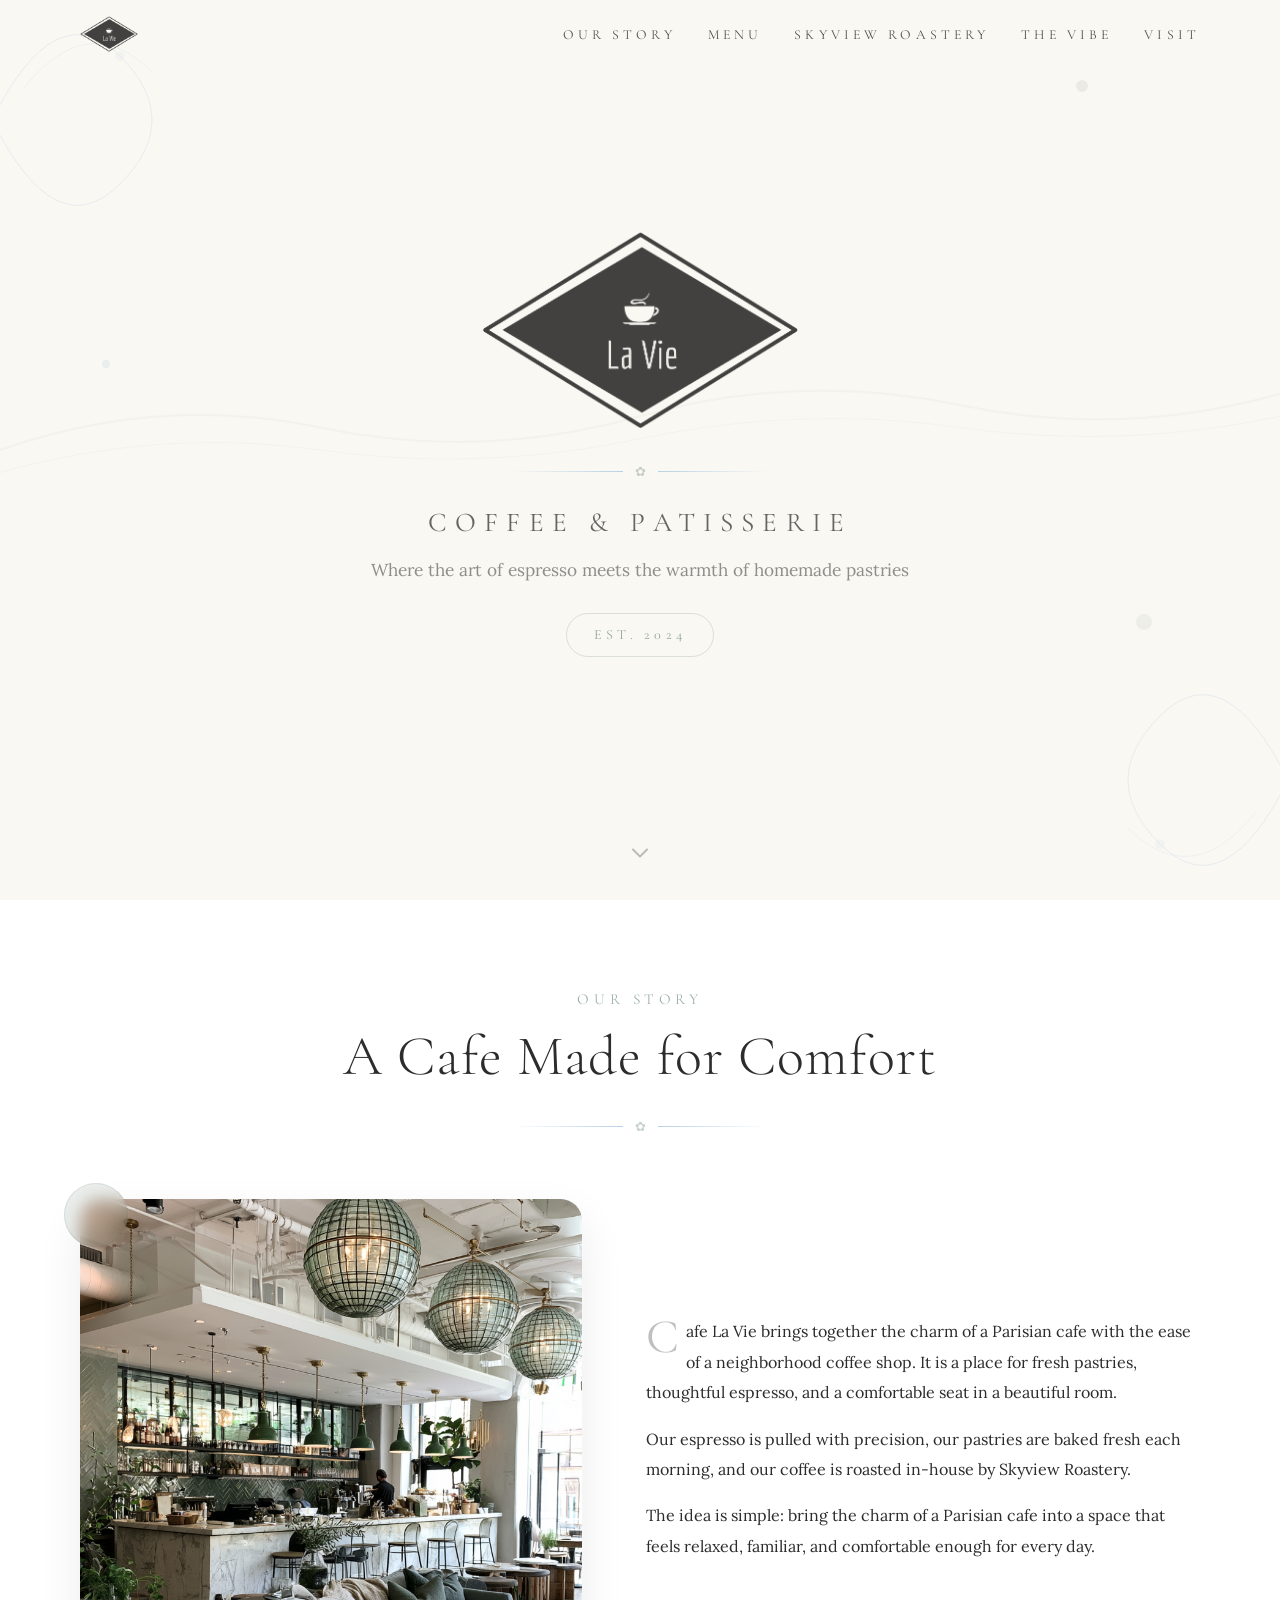
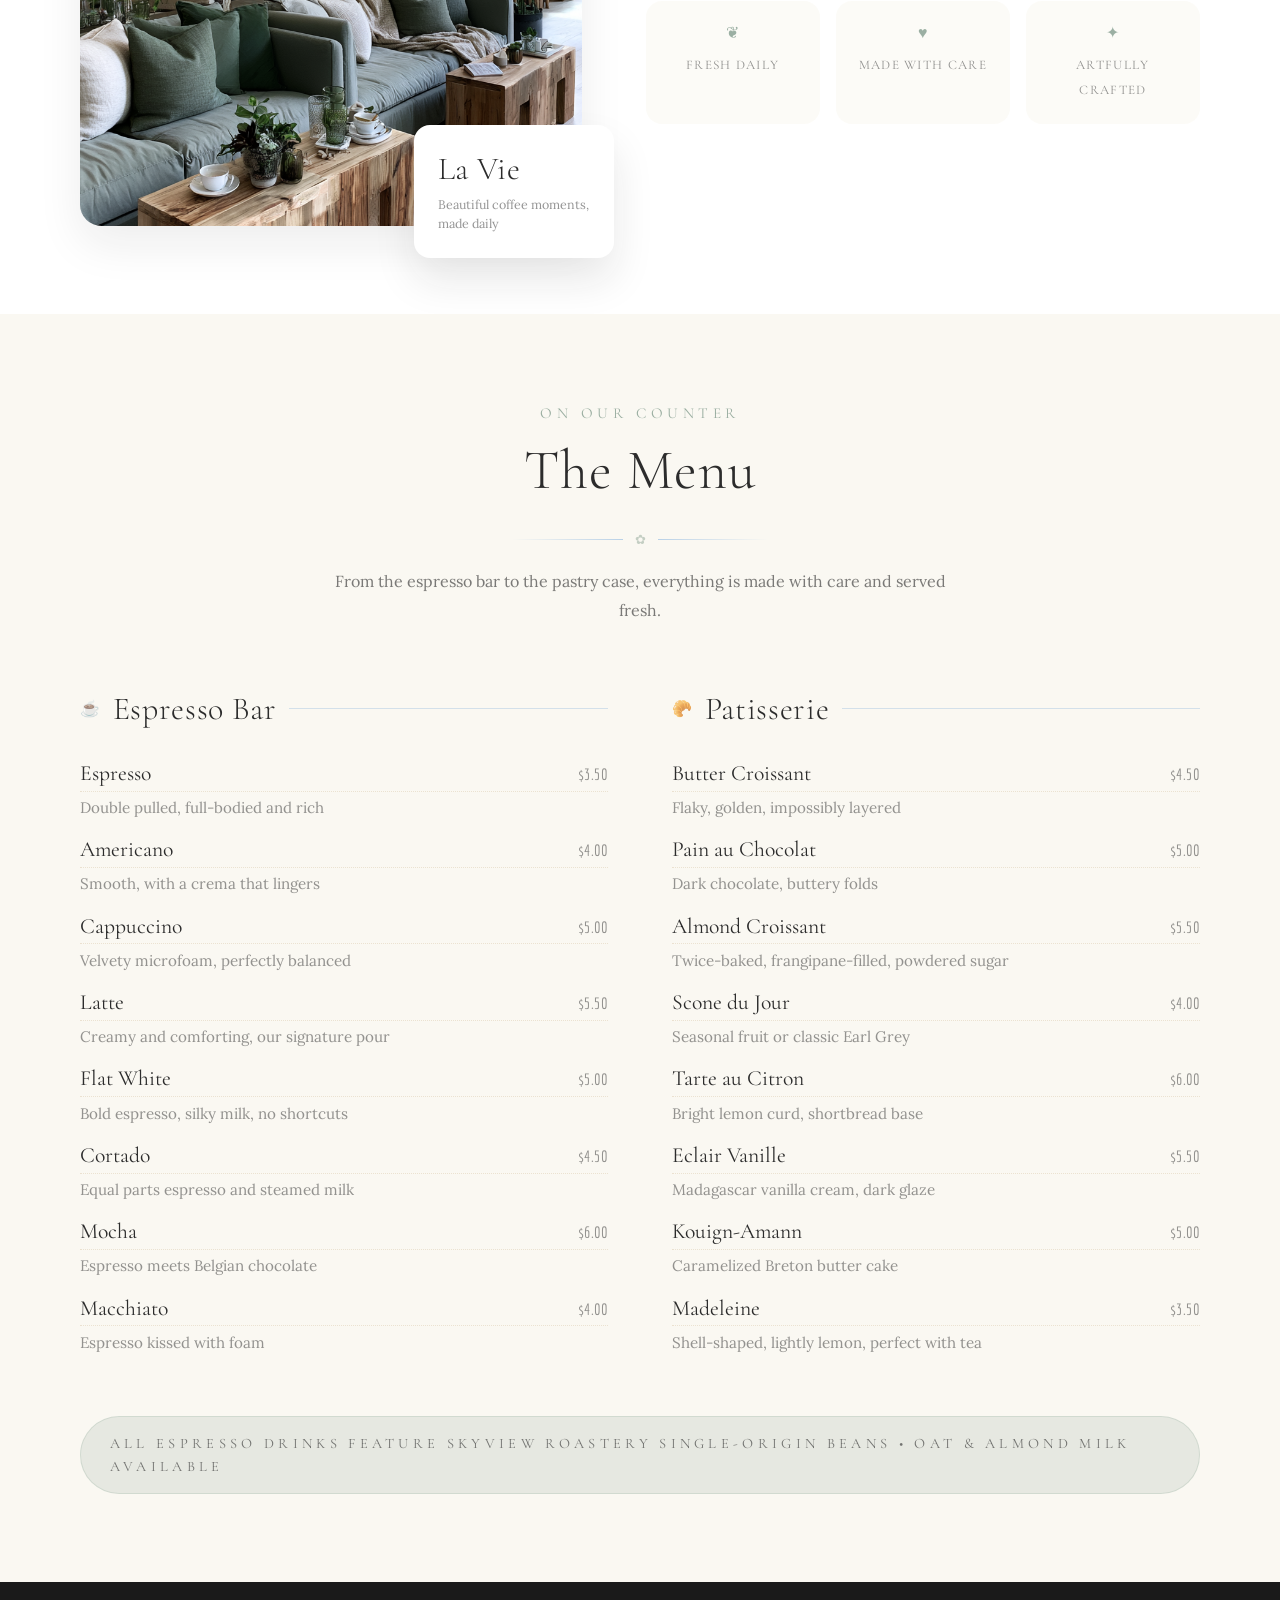
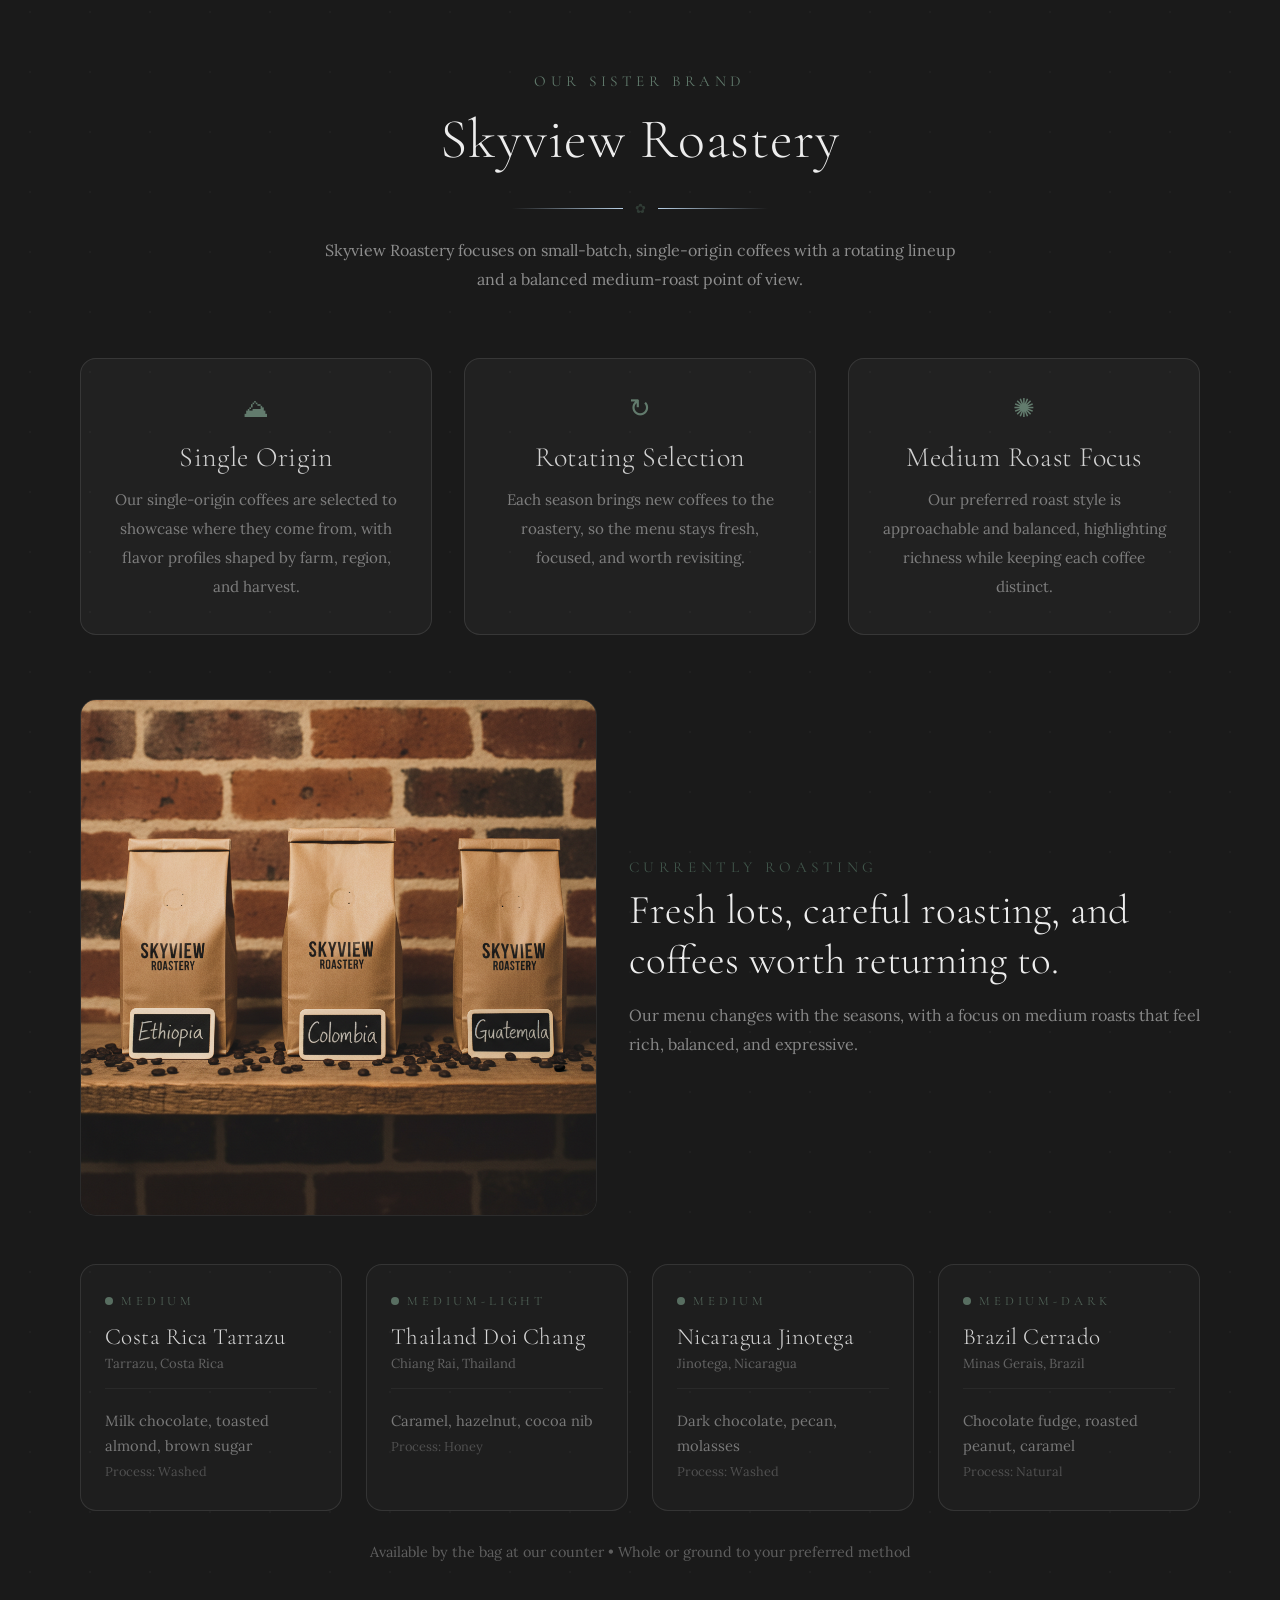
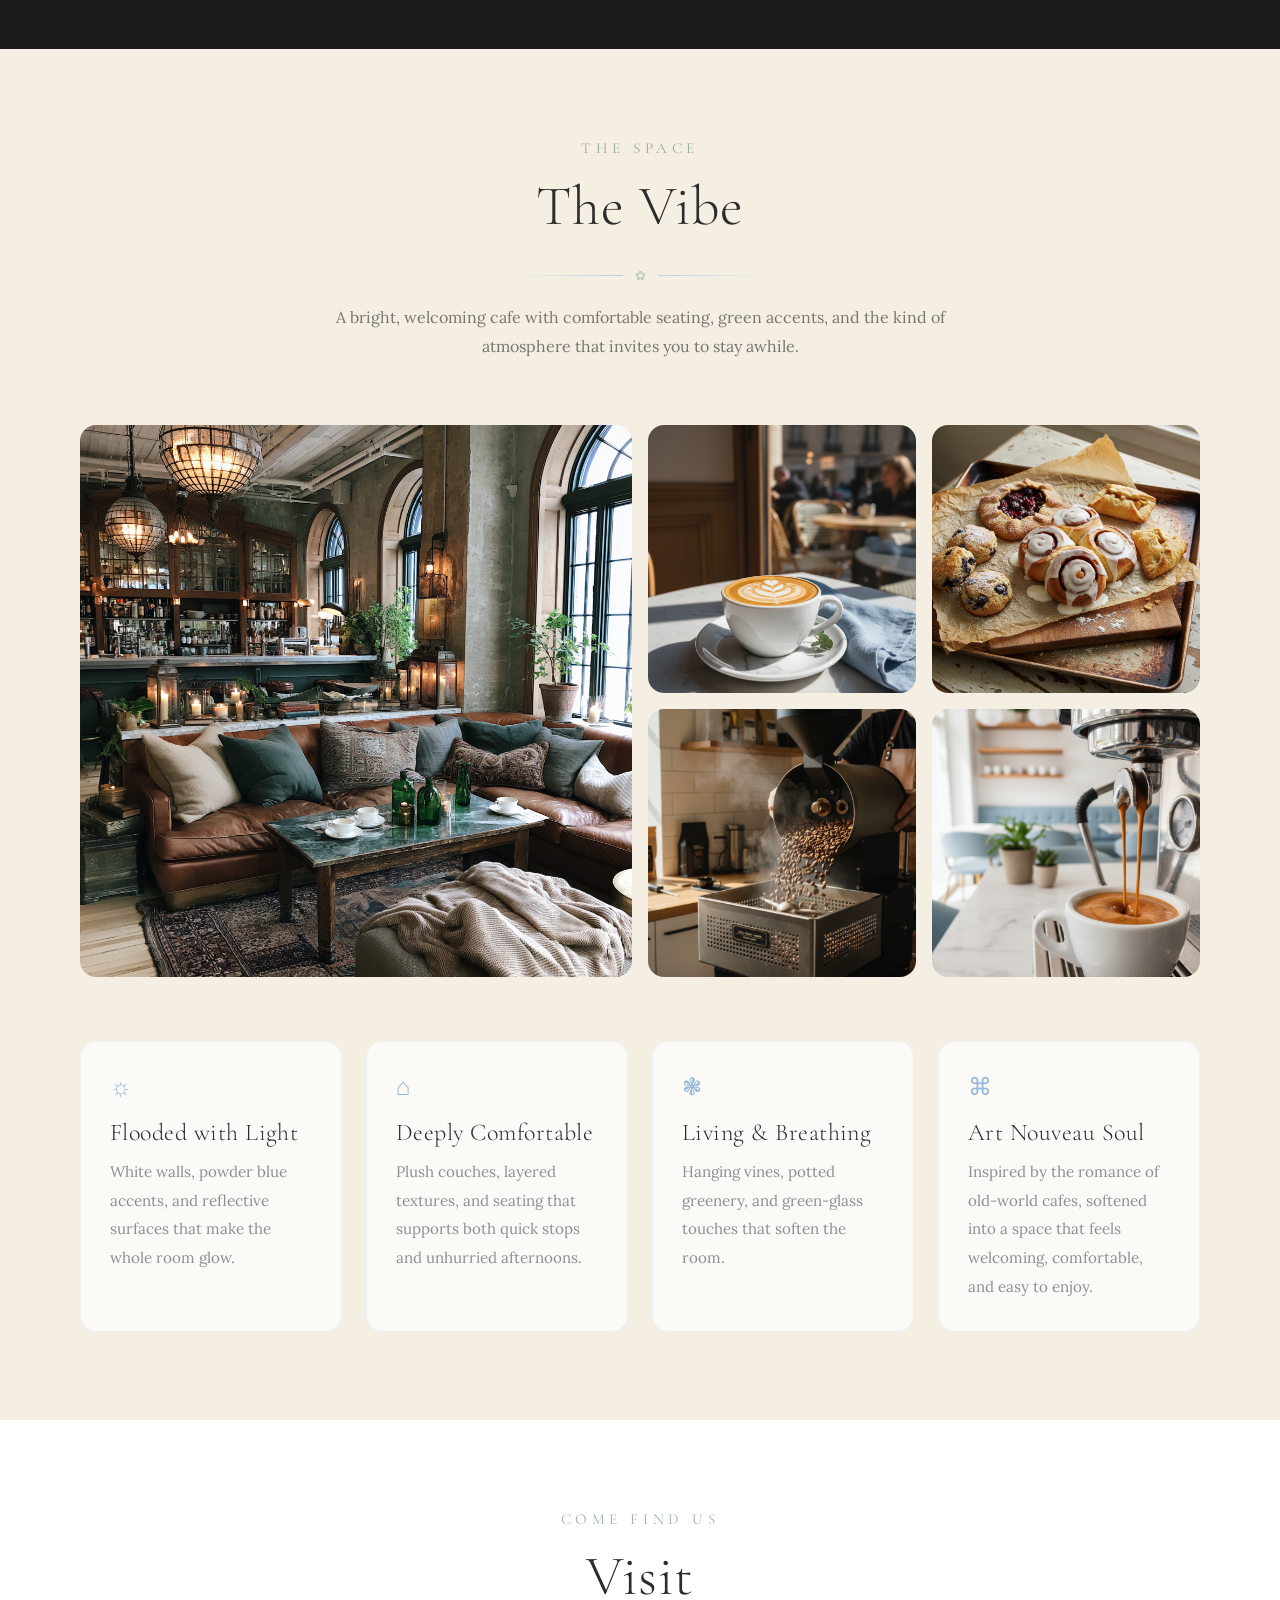
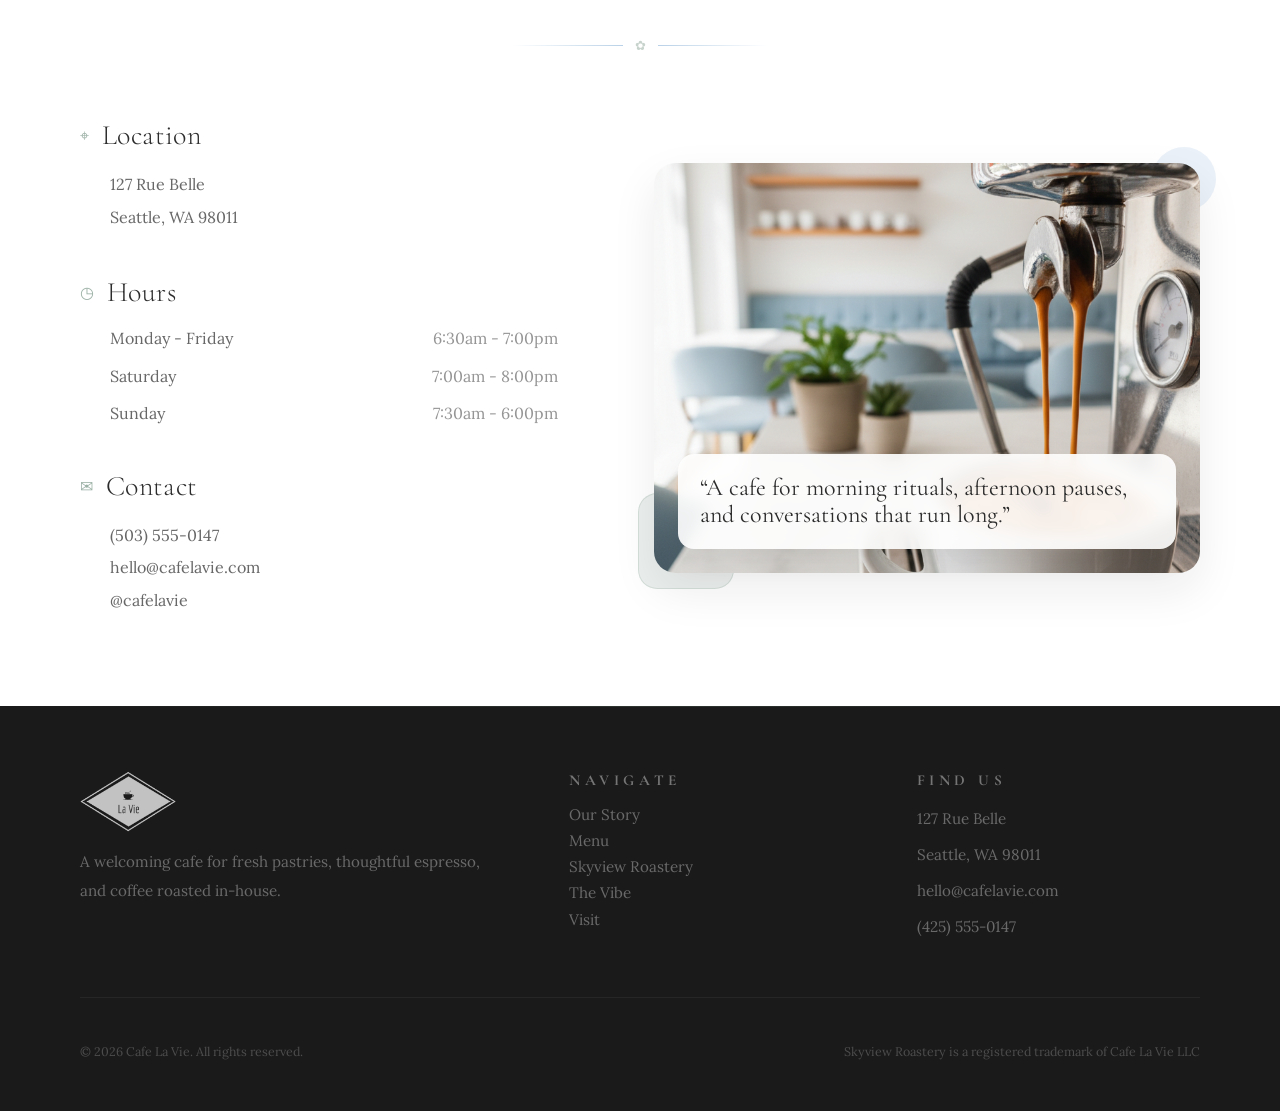
<file: docs/index.html>
<!DOCTYPE html>
<html lang="en">
  <head>
    <meta charset="UTF-8" />
    <meta name="viewport" content="width=device-width, initial-scale=1.0" />
    <title>Cafe La Vie</title>
    <meta
      name="description"
      content="Cafe La Vie is a bright Parisian coffee and patisserie concept with house-made pastries and Skyview Roastery single-origin coffee."
    />
    <link rel="preconnect" href="https://fonts.googleapis.com" />
    <link rel="preconnect" href="https://fonts.gstatic.com" crossorigin />
    <link
      href="https://fonts.googleapis.com/css2?family=Economica:wght@400;700&family=Cormorant+Garamond:wght@300;400;500;600&family=Lora:wght@400;500&display=swap"
      rel="stylesheet"
    />
    <link rel="stylesheet" href="./styles.css" />
  </head>
  <body>
    <nav class="site-nav" id="site-nav">
      <div class="container nav-inner">
        <a href="#top" class="nav-brand" aria-label="Cafe La Vie home">
          <img class="logo logo-nav" src="./images/lavie-logo.png" alt="Cafe La Vie logo" />
        </a>

        <button class="nav-toggle" id="nav-toggle" type="button" aria-expanded="false" aria-controls="nav-links">
          <span></span>
          <span></span>
          <span></span>
        </button>

        <div class="nav-links" id="nav-links">
          <a href="#about">Our Story</a>
          <a href="#menu">Menu</a>
          <a href="#roastery">Skyview Roastery</a>
          <a href="#atmosphere">The Vibe</a>
          <a href="#visit">Visit</a>
        </div>
      </div>
    </nav>

    <main id="top">
      <section class="hero">
        <div class="hero-ornaments" aria-hidden="true">
          <svg class="ornament ornament-left" viewBox="0 0 200 200">
            <path d="M20,100 Q60,20 100,60 Q140,100 100,140 Q60,180 20,100" fill="none" stroke="currentColor" stroke-width="0.5" />
            <path d="M40,80 Q80,30 120,70" fill="none" stroke="currentColor" stroke-width="0.3" />
            <circle cx="100" cy="60" r="3" fill="currentColor" opacity="0.3" />
          </svg>
          <svg class="ornament ornament-right" viewBox="0 0 200 200">
            <path d="M180,100 Q140,180 100,140 Q60,100 100,60 Q140,20 180,100" fill="none" stroke="currentColor" stroke-width="0.5" />
            <path d="M160,120 Q120,170 80,130" fill="none" stroke="currentColor" stroke-width="0.3" />
            <circle cx="100" cy="140" r="3" fill="currentColor" opacity="0.3" />
          </svg>
          <svg class="ornament-wave" viewBox="0 0 800 400" preserveAspectRatio="none">
            <path d="M0,200 Q100,150 200,180 Q300,210 400,170 Q500,130 600,160 Q700,190 800,150" fill="none" stroke="currentColor" stroke-width="2" />
            <path d="M0,220 Q100,180 200,200 Q300,220 400,190 Q500,160 600,180 Q700,200 800,170" fill="none" stroke="currentColor" stroke-width="1" />
          </svg>
          <span class="float-dot dot-1"></span>
          <span class="float-dot dot-2"></span>
          <span class="float-dot dot-3"></span>
        </div>

        <div class="container hero-inner reveal">
          <img class="logo logo-hero" src="./images/lavie-logo.png" alt="Cafe La Vie logo" />

          <div class="divider"><span>&#10047;</span></div>
          <p class="hero-kicker">Coffee &amp; Patisserie</p>
          <p class="hero-subtitle">
            Where the art of espresso meets the warmth of homemade pastries
          </p>
          <p class="hero-pill">Est. 2024</p>
        </div>

        <a class="hero-scroll" href="#about" aria-label="Scroll to our story">
          <svg viewBox="0 0 24 24" aria-hidden="true">
            <path d="M6 9l6 6 6-6" fill="none" stroke="currentColor" stroke-width="1.7" stroke-linecap="round" stroke-linejoin="round" />
          </svg>
        </a>
      </section>

      <section class="section section-white" id="about">
        <div class="container">
          <div class="section-head reveal">
            <span class="section-label">Our Story</span>
            <h2>A Cafe Made for Comfort</h2>
            <div class="divider"><span>&#10047;</span></div>
          </div>

          <div class="about-grid">
            <div class="about-media reveal">
              <div class="image-frame portrait">
                <img src="./images/cafe-interior.png" alt="Cafe La Vie interior" />
              </div>
              <div class="about-note">
                <p class="note-title">La Vie</p>
                <p class="note-copy">Beautiful coffee moments, made daily</p>
              </div>
              <span class="shape-circle"></span>
            </div>

            <div class="about-copy reveal">
              <p class="dropcap-copy">
                Cafe La Vie brings together the charm of a Parisian cafe with the ease of a
                neighborhood coffee shop. It is a place for fresh pastries, thoughtful espresso,
                and a comfortable seat in a beautiful room.
              </p>
              <p>
                Our espresso is pulled with precision, our pastries are baked fresh each morning,
                and our coffee is roasted in-house by Skyview Roastery.
              </p>
              <p>
                The idea is simple: bring the charm of a Parisian cafe into a space that feels
                relaxed, familiar, and comfortable enough for every day.
              </p>

              <div class="feature-cards">
                <article class="feature-card">
                  <div class="feature-icon">❦</div>
                  <p>Fresh Daily</p>
                </article>
                <article class="feature-card">
                  <div class="feature-icon">♥</div>
                  <p>Made with Care</p>
                </article>
                <article class="feature-card">
                  <div class="feature-icon">✦</div>
                  <p>Artfully Crafted</p>
                </article>
              </div>
            </div>
          </div>
        </div>
      </section>

      <section class="section section-cream" id="menu">
        <div class="container">
          <div class="section-head reveal">
            <span class="section-label">On Our Counter</span>
            <h2>The Menu</h2>
            <div class="divider"><span>&#10047;</span></div>
            <p class="section-copy">
              From the espresso bar to the pastry case, everything is made with care and served
              fresh.
            </p>
          </div>

          <div class="menu-grid">
            <article class="menu-column reveal">
              <div class="menu-title">
                <span class="menu-icon">☕</span>
                <h3>Espresso Bar</h3>
                <span class="menu-line"></span>
              </div>
              <div class="menu-list">
                <div class="menu-item">
                  <div class="menu-row"><h4>Espresso</h4><span>$3.50</span></div>
                  <div class="menu-rule"></div>
                  <p>Double pulled, full-bodied and rich</p>
                </div>
                <div class="menu-item">
                  <div class="menu-row"><h4>Americano</h4><span>$4.00</span></div>
                  <div class="menu-rule"></div>
                  <p>Smooth, with a crema that lingers</p>
                </div>
                <div class="menu-item">
                  <div class="menu-row"><h4>Cappuccino</h4><span>$5.00</span></div>
                  <div class="menu-rule"></div>
                  <p>Velvety microfoam, perfectly balanced</p>
                </div>
                <div class="menu-item">
                  <div class="menu-row"><h4>Latte</h4><span>$5.50</span></div>
                  <div class="menu-rule"></div>
                  <p>Creamy and comforting, our signature pour</p>
                </div>
                <div class="menu-item">
                  <div class="menu-row"><h4>Flat White</h4><span>$5.00</span></div>
                  <div class="menu-rule"></div>
                  <p>Bold espresso, silky milk, no shortcuts</p>
                </div>
                <div class="menu-item">
                  <div class="menu-row"><h4>Cortado</h4><span>$4.50</span></div>
                  <div class="menu-rule"></div>
                  <p>Equal parts espresso and steamed milk</p>
                </div>
                <div class="menu-item">
                  <div class="menu-row"><h4>Mocha</h4><span>$6.00</span></div>
                  <div class="menu-rule"></div>
                  <p>Espresso meets Belgian chocolate</p>
                </div>
                <div class="menu-item">
                  <div class="menu-row"><h4>Macchiato</h4><span>$4.00</span></div>
                  <div class="menu-rule"></div>
                  <p>Espresso kissed with foam</p>
                </div>
              </div>
            </article>

            <article class="menu-column reveal">
              <div class="menu-title">
                <span class="menu-icon">🥐</span>
                <h3>Patisserie</h3>
                <span class="menu-line"></span>
              </div>
              <div class="menu-list">
                <div class="menu-item">
                  <div class="menu-row"><h4>Butter Croissant</h4><span>$4.50</span></div>
                  <div class="menu-rule"></div>
                  <p>Flaky, golden, impossibly layered</p>
                </div>
                <div class="menu-item">
                  <div class="menu-row"><h4>Pain au Chocolat</h4><span>$5.00</span></div>
                  <div class="menu-rule"></div>
                  <p>Dark chocolate, buttery folds</p>
                </div>
                <div class="menu-item">
                  <div class="menu-row"><h4>Almond Croissant</h4><span>$5.50</span></div>
                  <div class="menu-rule"></div>
                  <p>Twice-baked, frangipane-filled, powdered sugar</p>
                </div>
                <div class="menu-item">
                  <div class="menu-row"><h4>Scone du Jour</h4><span>$4.00</span></div>
                  <div class="menu-rule"></div>
                  <p>Seasonal fruit or classic Earl Grey</p>
                </div>
                <div class="menu-item">
                  <div class="menu-row"><h4>Tarte au Citron</h4><span>$6.00</span></div>
                  <div class="menu-rule"></div>
                  <p>Bright lemon curd, shortbread base</p>
                </div>
                <div class="menu-item">
                  <div class="menu-row"><h4>Eclair Vanille</h4><span>$5.50</span></div>
                  <div class="menu-rule"></div>
                  <p>Madagascar vanilla cream, dark glaze</p>
                </div>
                <div class="menu-item">
                  <div class="menu-row"><h4>Kouign-Amann</h4><span>$5.00</span></div>
                  <div class="menu-rule"></div>
                  <p>Caramelized Breton butter cake</p>
                </div>
                <div class="menu-item">
                  <div class="menu-row"><h4>Madeleine</h4><span>$3.50</span></div>
                  <div class="menu-rule"></div>
                  <p>Shell-shaped, lightly lemon, perfect with tea</p>
                </div>
              </div>
            </article>
          </div>

          <div class="menu-pill reveal">
            All espresso drinks feature Skyview Roastery single-origin beans • Oat &amp; almond milk
            available
          </div>
        </div>
      </section>

      <section class="section section-dark" id="roastery">
        <div class="dark-pattern" aria-hidden="true"></div>
        <div class="container">
          <div class="section-head section-head-light reveal">
            <span class="section-label">Our Sister Brand</span>
            <h2>Skyview Roastery</h2>
            <div class="divider"><span>&#10047;</span></div>
            <p class="section-copy">
              Skyview Roastery focuses on small-batch, single-origin coffees with a rotating lineup
              and a balanced medium-roast point of view.
            </p>
          </div>

          <div class="roastery-features">
            <article class="roastery-feature reveal">
              <div class="roastery-icon">⛰</div>
              <h3>Single Origin</h3>
              <p>
                Our single-origin coffees are selected to showcase where they come from, with flavor
                profiles shaped by farm, region, and harvest.
              </p>
            </article>
            <article class="roastery-feature reveal">
              <div class="roastery-icon">↻</div>
              <h3>Rotating Selection</h3>
              <p>
                Each season brings new coffees to the roastery, so the menu stays fresh, focused,
                and worth revisiting.
              </p>
            </article>
            <article class="roastery-feature reveal">
              <div class="roastery-icon">✺</div>
              <h3>Medium Roast Focus</h3>
              <p>
                Our preferred roast style is approachable and balanced, highlighting richness while
                keeping each coffee distinct.
              </p>
            </article>
          </div>

          <div class="roastery-banner reveal">
            <div class="roastery-photo">
              <img src="./images/f10a4ea1f_generated_image.png" alt="Skyview Roastery coffee roasting" />
            </div>
            <div class="roastery-banner-copy">
              <span class="section-label">Currently Roasting</span>
              <h3>Fresh lots, careful roasting, and coffees worth returning to.</h3>
              <p>
                Our menu changes with the seasons, with a focus on medium roasts that feel rich,
                balanced, and expressive.
              </p>
            </div>
          </div>

          <div class="bean-grid">
            <article class="bean-card reveal">
              <span class="bean-tag">Medium</span>
              <h3>Costa Rica Tarrazu</h3>
              <p class="bean-origin">Tarrazu, Costa Rica</p>
              <div class="bean-meta">
                <p>Milk chocolate, toasted almond, brown sugar</p>
                <p>Process: Washed</p>
              </div>
            </article>
            <article class="bean-card reveal">
              <span class="bean-tag">Medium-Light</span>
              <h3>Thailand Doi Chang</h3>
              <p class="bean-origin">Chiang Rai, Thailand</p>
              <div class="bean-meta">
                <p>Caramel, hazelnut, cocoa nib</p>
                <p>Process: Honey</p>
              </div>
            </article>
            <article class="bean-card reveal">
              <span class="bean-tag">Medium</span>
              <h3>Nicaragua Jinotega</h3>
              <p class="bean-origin">Jinotega, Nicaragua</p>
              <div class="bean-meta">
                <p>Dark chocolate, pecan, molasses</p>
                <p>Process: Washed</p>
              </div>
            </article>
            <article class="bean-card reveal">
              <span class="bean-tag">Medium-Dark</span>
              <h3>Brazil Cerrado</h3>
              <p class="bean-origin">Minas Gerais, Brazil</p>
              <div class="bean-meta">
                <p>Chocolate fudge, roasted peanut, caramel</p>
                <p>Process: Natural</p>
              </div>
            </article>
          </div>

          <p class="roastery-footnote reveal">
            Available by the bag at our counter • Whole or ground to your preferred method
          </p>
        </div>
      </section>

      <section class="section section-warm atmosphere-section" id="atmosphere">
        <div class="atmosphere-lines" aria-hidden="true">
          <svg viewBox="0 0 800 600" preserveAspectRatio="none">
            <path d="M-50,300 Q150,200 300,280 Q450,360 600,250 Q750,140 850,220" fill="none" stroke="currentColor" stroke-width="1" />
            <path d="M-50,350 Q150,250 300,330 Q450,410 600,300 Q750,190 850,270" fill="none" stroke="currentColor" stroke-width="0.5" />
            <path d="M-50,250 Q150,180 300,230 Q450,280 600,200 Q750,120 850,170" fill="none" stroke="currentColor" stroke-width="0.5" />
          </svg>
        </div>

        <div class="container">
          <div class="section-head reveal">
            <span class="section-label">The Space</span>
            <h2>The Vibe</h2>
            <div class="divider"><span>&#10047;</span></div>
            <p class="section-copy">
              A bright, welcoming cafe with comfortable seating, green accents, and the kind of
              atmosphere that invites you to stay awhile.
            </p>
          </div>

          <div class="gallery-grid">
            <div class="gallery-item gallery-large reveal">
              <img src="./images/cafe-interior-2.png" alt="Bright cafe interior" />
            </div>
            <div class="gallery-item reveal">
              <img src="./images/f41130ce0_generated_62679940.png" alt="Latte art at Cafe La Vie" />
            </div>
            <div class="gallery-item reveal">
              <img src="./images/7c5a713ea_generated_image.png" alt="Fresh pastries at Cafe La Vie" />
            </div>
            <div class="gallery-item reveal">
              <img src="./images/852e0c39b_generated_7284fd44.png" alt="Coffee beans roasting at Skyview Roastery" />
            </div>
            <div class="gallery-item reveal">
              <img src="./images/f67beb3ed_generated_f0605964.png" alt="Espresso pouring in bright cafe light" />
            </div>
          </div>

          <div class="vibe-grid">
            <article class="vibe-card reveal">
              <div class="vibe-icon">☼</div>
              <h3>Flooded with Light</h3>
              <p>
                White walls, powder blue accents, and reflective surfaces that make the whole room
                glow.
              </p>
            </article>
            <article class="vibe-card reveal">
              <div class="vibe-icon">⌂</div>
              <h3>Deeply Comfortable</h3>
              <p>
                Plush couches, layered textures, and seating that supports both quick stops and
                unhurried afternoons.
              </p>
            </article>
            <article class="vibe-card reveal">
              <div class="vibe-icon">❃</div>
              <h3>Living &amp; Breathing</h3>
              <p>
                Hanging vines, potted greenery, and green-glass touches that soften the room.
              </p>
            </article>
            <article class="vibe-card reveal">
              <div class="vibe-icon">⌘</div>
              <h3>Art Nouveau Soul</h3>
              <p>
                Inspired by the romance of old-world cafes, softened into a space that feels
                welcoming, comfortable, and easy to enjoy.
              </p>
            </article>
          </div>
        </div>
      </section>

      <section class="section section-white" id="visit">
        <div class="container">
          <div class="section-head reveal">
            <span class="section-label">Come Find Us</span>
            <h2>Visit</h2>
            <div class="divider"><span>&#10047;</span></div>
          </div>

          <div class="visit-grid">
            <div class="visit-copy reveal">
              <div class="visit-block">
                <div class="visit-title"><span>⌖</span><h3>Location</h3></div>
                <div class="visit-indent">
                  <p>127 Rue Belle</p>
                  <p>Seattle, WA 98011</p>
                </div>
              </div>

              <div class="visit-block">
                <div class="visit-title"><span>◷</span><h3>Hours</h3></div>
                <div class="visit-indent hours-list">
                  <div><span>Monday - Friday</span><span>6:30am - 7:00pm</span></div>
                  <div><span>Saturday</span><span>7:00am - 8:00pm</span></div>
                  <div><span>Sunday</span><span>7:30am - 6:00pm</span></div>
                </div>
              </div>

              <div class="visit-block">
                <div class="visit-title"><span>✉</span><h3>Contact</h3></div>
                <div class="visit-indent">
                  <p>(503) 555-0147</p>
                  <p>hello@cafelavie.com</p>
                  <p>@cafelavie</p>
                </div>
              </div>
            </div>

            <div class="visit-media reveal">
              <div class="image-frame landscape">
                <img src="./images/f67beb3ed_generated_f0605964.png" alt="Cafe La Vie espresso service" />
              </div>
              <span class="visit-accent visit-accent-left"></span>
              <span class="visit-accent visit-accent-right"></span>
              <div class="visit-quote">
                <p>
                  &ldquo;A cafe for morning rituals, afternoon pauses, and conversations that run
                  long.&rdquo;
                </p>
              </div>
            </div>
          </div>
        </div>
      </section>
    </main>

    <footer class="site-footer">
      <div class="footer-rule"></div>
      <div class="container footer-grid">
        <div class="footer-column">
          <img class="logo logo-footer" src="./images/lavie-logo-inverse.png" alt="Cafe La Vie logo" />
          <p>
            A welcoming cafe for fresh pastries, thoughtful espresso, and coffee roasted in-house.
          </p>
        </div>

        <div class="footer-column">
          <h4>Navigate</h4>
          <a href="#about">Our Story</a>
          <a href="#menu">Menu</a>
          <a href="#roastery">Skyview Roastery</a>
          <a href="#atmosphere">The Vibe</a>
          <a href="#visit">Visit</a>
        </div>

        <div class="footer-column">
          <h4>Find Us</h4>
          <p>127 Rue Belle</p>
          <p>Seattle, WA 98011</p>
          <p>hello@cafelavie.com</p>
          <p>(425) 555-0147</p>
        </div>
      </div>

      <div class="container footer-bottom">
        <p>&copy; <span id="year"></span> Cafe La Vie. All rights reserved.</p>
        <p>Skyview Roastery is a registered trademark of Cafe La Vie LLC</p>
      </div>
    </footer>

    <script src="./script.js"></script>
  </body>
</html>
</file>
<file: docs/styles.css>
:root {
  --powder-blue-50: #f0f5fa;
  --powder-blue-100: #dce8f3;
  --powder-blue-200: #b9d1e7;
  --powder-blue-300: #8fb5d8;
  --french-blue: #96bfe0;
  --cafe-cream: #faf8f2;
  --cafe-warm: #f5efe3;
  --cafe-sand: #e8dcc8;
  --cafe-green: #5a7d6a;
  --cafe-green-light: #7fa38e;
  --cafe-green-dark: #3d5a49;
  --cafe-charcoal: #2c2c2c;
  --cafe-black: #1a1a1a;
  --border-soft: rgba(90, 125, 106, 0.14);
  --shadow-soft: 0 18px 45px rgba(26, 26, 26, 0.08);
  --shadow-card: 0 10px 28px rgba(26, 26, 26, 0.08);
}

* {
  box-sizing: border-box;
}

html {
  scroll-behavior: smooth;
}

body {
  margin: 0;
  font-family: "Lora", serif;
  color: var(--cafe-charcoal);
  background: var(--cafe-cream);
}

::selection {
  background: var(--french-blue);
  color: var(--cafe-black);
}

img {
  display: block;
  width: 100%;
}

a {
  color: inherit;
  text-decoration: none;
}

button {
  font: inherit;
}

.container {
  width: min(1120px, calc(100% - 48px));
  margin: 0 auto;
}

.section {
  position: relative;
  padding: 5.5rem 0;
}

.section-white {
  background: #ffffff;
}

.section-cream {
  background: var(--cafe-cream);
}

.section-warm {
  background: var(--cafe-warm);
}

.section-dark {
  background: var(--cafe-black);
  color: rgba(255, 255, 255, 0.88);
  overflow: hidden;
}

.section-head {
  text-align: center;
  margin-bottom: 4rem;
}

.section-label,
.hero-kicker,
.nav-links a,
.footer-column h4,
.menu-pill,
.bean-tag,
.hero-pill {
  font-family: "Cormorant Garamond", serif;
  letter-spacing: 0.3em;
  text-transform: uppercase;
}

.section-label {
  display: inline-block;
  color: rgba(90, 125, 106, 0.6);
  font-size: 0.95rem;
}

.section-head h2,
.menu-title h3,
.roastery-feature h3,
.bean-card h3,
.vibe-card h3,
.visit-title h3,
.about-note .note-title {
  font-family: "Cormorant Garamond", serif;
  font-weight: 300;
  letter-spacing: 0.02em;
}

.section-head h2 {
  margin: 0.9rem 0 0;
  font-size: clamp(2.4rem, 5vw, 3.5rem);
}

.section-copy {
  max-width: 40rem;
  margin: 1.2rem auto 0;
  color: rgba(44, 44, 44, 0.62);
  line-height: 1.8;
}

.section-head-light .section-label {
  color: rgba(127, 163, 142, 0.7);
}

.section-head-light h2,
.section-head-light .section-copy {
  color: rgba(255, 255, 255, 0.92);
}

.section-head-light .section-copy {
  color: rgba(255, 255, 255, 0.5);
}

.divider {
  display: flex;
  align-items: center;
  justify-content: center;
  gap: 0.75rem;
  margin: 1.7rem auto 0;
  max-width: 16rem;
}

.divider::before,
.divider::after {
  content: "";
  height: 1px;
  flex: 1;
  max-width: 120px;
  background: linear-gradient(to right, transparent, var(--powder-blue-200));
}

.divider::after {
  background: linear-gradient(to left, transparent, var(--powder-blue-200));
}

.divider span {
  color: rgba(90, 125, 106, 0.34);
  font-size: 0.8rem;
}

.site-nav {
  position: fixed;
  top: 0;
  left: 0;
  right: 0;
  z-index: 50;
  transition: background-color 300ms ease, box-shadow 300ms ease, backdrop-filter 300ms ease;
}

.site-nav.scrolled {
  background: rgba(250, 248, 242, 0.95);
  backdrop-filter: blur(12px);
  box-shadow: 0 8px 24px rgba(26, 26, 26, 0.05);
}

.nav-inner {
  display: flex;
  align-items: center;
  justify-content: space-between;
  min-height: 4.25rem;
  gap: 1rem;
}

.nav-brand {
  display: inline-flex;
  align-items: center;
}

.logo-nav {
  width: 58px;
  height: auto;
}

.nav-links {
  display: flex;
  align-items: center;
  gap: 2rem;
}

.nav-links a {
  font-size: 0.86rem;
  color: rgba(44, 44, 44, 0.82);
  transition: color 180ms ease;
}

.nav-links a:hover,
.footer-column a:hover {
  color: var(--cafe-green);
}

.nav-toggle {
  display: none;
  width: 42px;
  height: 42px;
  padding: 0;
  border: 0;
  background: transparent;
  color: var(--cafe-charcoal);
  cursor: pointer;
}

.nav-toggle span {
  display: block;
  width: 20px;
  height: 1.5px;
  margin: 4px auto;
  background: currentColor;
  transition: transform 180ms ease, opacity 180ms ease;
}

.nav-toggle.is-open span:nth-child(1) {
  transform: translateY(5.5px) rotate(45deg);
}

.nav-toggle.is-open span:nth-child(2) {
  opacity: 0;
}

.nav-toggle.is-open span:nth-child(3) {
  transform: translateY(-5.5px) rotate(-45deg);
}

.hero {
  position: relative;
  min-height: 100vh;
  display: flex;
  align-items: center;
  justify-content: center;
  overflow: hidden;
  background: var(--cafe-cream);
}

.hero-inner {
  position: relative;
  z-index: 1;
  text-align: center;
  padding: 3rem 0;
}

.logo-hero {
  width: min(320px, 68vw);
  height: auto;
  margin: 0 auto 2rem;
}

.hero-kicker {
  margin: 1.6rem 0 0;
  font-size: clamp(1.2rem, 2.8vw, 1.7rem);
  color: rgba(44, 44, 44, 0.72);
}

.hero-subtitle {
  max-width: 34rem;
  margin: 1rem auto 0;
  font-size: 1.08rem;
  line-height: 1.85;
  color: rgba(44, 44, 44, 0.52);
}

.hero-pill {
  display: inline-block;
  margin-top: 1.6rem;
  padding: 0.8rem 1.7rem;
  border: 1px solid rgba(90, 125, 106, 0.2);
  border-radius: 999px;
  color: rgba(90, 125, 106, 0.66);
  font-size: 0.88rem;
}

.hero-scroll {
  position: absolute;
  left: 50%;
  bottom: 1.8rem;
  transform: translateX(-50%);
  color: rgba(44, 44, 44, 0.3);
  animation: float 6s ease-in-out infinite;
}

.hero-scroll svg {
  width: 28px;
  height: 28px;
}

.hero-ornaments {
  position: absolute;
  inset: 0;
  pointer-events: none;
}

.ornament,
.ornament-wave {
  position: absolute;
  color: var(--powder-blue-200);
}

.ornament-left {
  top: -2.5rem;
  left: -2.5rem;
  width: 20rem;
  opacity: 0.4;
}

.ornament-right {
  right: -2.5rem;
  bottom: -2.5rem;
  width: 20rem;
  opacity: 0.4;
}

.ornament-wave {
  left: 0;
  top: 25%;
  width: 100%;
  height: 50%;
  color: var(--cafe-green);
  opacity: 0.04;
}

.float-dot {
  position: absolute;
  display: block;
  border-radius: 50%;
  animation: float 6s ease-in-out infinite;
}

.dot-1 {
  top: 5rem;
  right: 15%;
  width: 12px;
  height: 12px;
  background: rgba(90, 125, 106, 0.1);
}

.dot-2 {
  top: 40%;
  left: 8%;
  width: 8px;
  height: 8px;
  animation-delay: 2s;
  background: rgba(143, 181, 216, 0.15);
}

.dot-3 {
  right: 10%;
  bottom: 30%;
  width: 16px;
  height: 16px;
  animation-delay: 4s;
  background: rgba(90, 125, 106, 0.08);
}

.about-grid,
.visit-grid {
  display: grid;
  grid-template-columns: minmax(0, 0.95fr) minmax(0, 1.05fr);
  gap: 4rem;
  align-items: center;
}

.about-media,
.visit-media {
  position: relative;
}

.image-frame {
  overflow: hidden;
  border-radius: 1.35rem;
  box-shadow: var(--shadow-soft);
}

.image-frame img {
  width: 100%;
  height: 100%;
  object-fit: cover;
}

.portrait {
  aspect-ratio: 4 / 5;
  background: linear-gradient(135deg, var(--powder-blue-100), var(--cafe-warm));
}

.landscape {
  aspect-ratio: 4 / 3;
}

.about-note {
  position: absolute;
  right: -2rem;
  bottom: -2rem;
  max-width: 200px;
  padding: 1.5rem;
  border-radius: 1rem;
  background: #ffffff;
  box-shadow: 0 22px 42px rgba(26, 26, 26, 0.1);
}

.note-title {
  margin: 0;
  font-size: 2rem;
}

.note-copy {
  margin: 0.4rem 0 0;
  font-size: 0.78rem;
  line-height: 1.55;
  color: rgba(44, 44, 44, 0.5);
}

.shape-circle {
  position: absolute;
  left: -1rem;
  top: -1rem;
  width: 4rem;
  height: 4rem;
  border-radius: 50%;
  background: rgba(90, 125, 106, 0.12);
  border: 1px solid rgba(90, 125, 106, 0.15);
  backdrop-filter: blur(8px);
}

.about-copy p,
.roastery-feature p,
.vibe-card p,
.visit-indent p,
.visit-indent div,
.footer-column p {
  line-height: 1.9;
}

.dropcap-copy::first-letter {
  float: left;
  margin: 0.1rem 0.45rem 0 0;
  font-family: "Cormorant Garamond", serif;
  font-size: 3rem;
  line-height: 0.8;
  color: rgba(44, 44, 44, 0.3);
}

.feature-cards {
  display: grid;
  grid-template-columns: repeat(3, 1fr);
  gap: 1rem;
  padding-top: 1.5rem;
}

.feature-card {
  padding: 1.3rem 1rem;
  text-align: center;
  border-radius: 1rem;
  background: rgba(250, 248, 242, 0.6);
}

.feature-icon {
  margin-bottom: 0.7rem;
  color: rgba(90, 125, 106, 0.6);
}

.feature-card p {
  margin: 0;
  font-family: "Cormorant Garamond", serif;
  font-size: 0.82rem;
  letter-spacing: 0.1em;
  text-transform: uppercase;
  color: rgba(44, 44, 44, 0.52);
}

.menu-grid {
  display: grid;
  grid-template-columns: repeat(2, minmax(0, 1fr));
  gap: 4rem;
}

.menu-title {
  display: flex;
  align-items: center;
  gap: 0.8rem;
  margin-bottom: 2rem;
}

.menu-title h3 {
  margin: 0;
  font-size: 2rem;
}

.menu-icon {
  color: rgba(90, 125, 106, 0.7);
}

.menu-line {
  flex: 1;
  height: 1px;
  background: rgba(185, 209, 231, 0.6);
}

.menu-list {
  display: grid;
  gap: 1.2rem;
}

.menu-row {
  display: flex;
  align-items: baseline;
  justify-content: space-between;
  gap: 1rem;
}

.menu-row h4 {
  margin: 0;
  font-family: "Cormorant Garamond", serif;
  font-size: 1.35rem;
  font-weight: 400;
  transition: color 180ms ease;
}

.menu-item:hover .menu-row h4 {
  color: var(--cafe-green-dark);
}

.menu-row span {
  flex-shrink: 0;
  font-family: "Economica", sans-serif;
  color: rgba(44, 44, 44, 0.5);
  font-size: 1rem;
}

.menu-rule {
  margin-top: 0.3rem;
  border-bottom: 1px dotted rgba(232, 220, 200, 0.8);
}

.menu-item p {
  margin: 0.4rem 0 0;
  color: rgba(44, 44, 44, 0.5);
  font-size: 0.95rem;
}

.menu-pill {
  display: table;
  margin: 4rem auto 0;
  padding: 0.95rem 1.8rem;
  border-radius: 999px;
  background: rgba(90, 125, 106, 0.12);
  border: 1px solid rgba(90, 125, 106, 0.15);
  color: rgba(44, 44, 44, 0.62);
  font-size: 0.9rem;
  line-height: 1.6;
}

.dark-pattern {
  position: absolute;
  inset: 0;
  opacity: 0.03;
  background-image: radial-gradient(circle at center, rgba(255, 255, 255, 0.9) 1px, transparent 1px);
  background-size: 60px 60px;
}

.roastery-features {
  display: grid;
  grid-template-columns: repeat(3, minmax(0, 1fr));
  gap: 2rem;
  margin-bottom: 4rem;
}

.roastery-feature {
  padding: 2rem;
  text-align: center;
  border: 1px solid rgba(255, 255, 255, 0.1);
  border-radius: 1rem;
  background: rgba(255, 255, 255, 0.03);
}

.roastery-icon {
  margin-bottom: 1rem;
  color: rgba(127, 163, 142, 0.7);
  font-size: 1.6rem;
}

.roastery-feature h3 {
  margin: 0 0 0.8rem;
  font-size: 1.75rem;
  color: rgba(255, 255, 255, 0.8);
}

.roastery-feature p {
  margin: 0;
  color: rgba(255, 255, 255, 0.42);
  font-size: 0.95rem;
}

.roastery-banner {
  display: grid;
  grid-template-columns: minmax(0, 0.95fr) minmax(0, 1.05fr);
  gap: 2rem;
  align-items: center;
  margin-bottom: 3rem;
}

.roastery-photo {
  overflow: hidden;
  border-radius: 1rem;
  border: 1px solid rgba(255, 255, 255, 0.08);
}

.roastery-banner-copy h3 {
  margin: 0.6rem 0 0;
  font-family: "Cormorant Garamond", serif;
  font-size: clamp(2rem, 3.2vw, 2.8rem);
  font-weight: 300;
  color: rgba(255, 255, 255, 0.92);
}

.roastery-banner-copy p {
  margin: 1rem 0 0;
  color: rgba(255, 255, 255, 0.48);
  line-height: 1.8;
}

.bean-grid {
  display: grid;
  grid-template-columns: repeat(4, minmax(0, 1fr));
  gap: 1.5rem;
}

.bean-card {
  padding: 1.5rem;
  border-radius: 1rem;
  border: 1px solid rgba(255, 255, 255, 0.1);
  background: rgba(255, 255, 255, 0.02);
  transition: background-color 180ms ease, border-color 180ms ease;
}

.bean-card:hover {
  background: rgba(255, 255, 255, 0.05);
  border-color: rgba(127, 163, 142, 0.2);
}

.bean-tag {
  display: inline-flex;
  align-items: center;
  gap: 0.5rem;
  color: rgba(127, 163, 142, 0.5);
  font-size: 0.8rem;
}

.bean-tag::before {
  content: "";
  width: 8px;
  height: 8px;
  border-radius: 50%;
  background: rgba(127, 163, 142, 0.6);
}

.bean-card h3 {
  margin: 0.9rem 0 0;
  font-size: 1.45rem;
  color: rgba(255, 255, 255, 0.82);
}

.bean-origin {
  margin: 0.25rem 0 0;
  color: rgba(255, 255, 255, 0.3);
  font-size: 0.82rem;
}

.bean-meta {
  margin-top: 1rem;
  padding-top: 1rem;
  border-top: 1px solid rgba(255, 255, 255, 0.05);
}

.bean-meta p {
  margin: 0.2rem 0;
  color: rgba(255, 255, 255, 0.4);
  line-height: 1.7;
  font-size: 0.92rem;
}

.bean-meta p:last-child {
  color: rgba(255, 255, 255, 0.22);
  font-size: 0.8rem;
}

.roastery-footnote {
  margin: 2rem 0 0;
  text-align: center;
  color: rgba(255, 255, 255, 0.3);
  font-size: 0.9rem;
}

.atmosphere-section {
  overflow: hidden;
}

.atmosphere-lines {
  position: absolute;
  inset: 0;
  color: var(--powder-blue-200);
  opacity: 0.06;
  pointer-events: none;
}

.gallery-grid {
  display: grid;
  grid-template-columns: repeat(4, 1fr);
  gap: 1rem;
  margin-bottom: 4rem;
}

.gallery-item {
  overflow: hidden;
  border-radius: 1rem;
  aspect-ratio: 1 / 1;
}

.gallery-large {
  grid-column: span 2;
  grid-row: span 2;
  aspect-ratio: auto;
  min-height: 420px;
}

.gallery-item img {
  width: 100%;
  height: 100%;
  object-fit: cover;
  transition: transform 700ms ease;
}

.gallery-item:hover img {
  transform: scale(1.05);
}

.vibe-grid {
  display: grid;
  grid-template-columns: repeat(4, minmax(0, 1fr));
  gap: 1.5rem;
}

.vibe-card {
  padding: 1.8rem;
  border-radius: 1rem;
  border: 1px solid rgba(220, 232, 243, 0.5);
  background: rgba(255, 255, 255, 0.7);
}

.vibe-icon {
  margin-bottom: 1rem;
  color: rgba(106, 156, 203, 0.7);
  font-size: 1.5rem;
}

.vibe-card h3 {
  margin: 0 0 0.7rem;
  font-size: 1.5rem;
}

.vibe-card p {
  margin: 0;
  color: rgba(44, 44, 44, 0.52);
  font-size: 0.95rem;
}

.visit-grid {
  gap: 5rem;
}

.visit-copy {
  display: grid;
  gap: 2.5rem;
}

.visit-block {
  display: grid;
  gap: 0.9rem;
}

.visit-title {
  display: flex;
  align-items: center;
  gap: 0.8rem;
}

.visit-title span {
  color: rgba(90, 125, 106, 0.6);
}

.visit-title h3 {
  margin: 0;
  font-size: 1.75rem;
}

.visit-indent {
  padding-left: 1.9rem;
  color: rgba(44, 44, 44, 0.72);
}

.visit-indent p {
  margin: 0.15rem 0;
}

.hours-list {
  display: grid;
  gap: 0.45rem;
}

.hours-list div {
  display: flex;
  justify-content: space-between;
  gap: 1.5rem;
  max-width: 28rem;
}

.hours-list div span:last-child {
  color: rgba(44, 44, 44, 0.5);
}

.visit-accent {
  position: absolute;
  z-index: -1;
}

.visit-accent-left {
  left: -1rem;
  bottom: -1rem;
  width: 6rem;
  height: 6rem;
  border-radius: 1.2rem;
  background: rgba(90, 125, 106, 0.12);
  border: 1px solid rgba(90, 125, 106, 0.15);
}

.visit-accent-right {
  right: -1rem;
  top: -1rem;
  width: 4rem;
  height: 4rem;
  border-radius: 50%;
  background: rgba(220, 232, 243, 0.6);
}

.visit-quote {
  position: absolute;
  left: 1.5rem;
  right: 1.5rem;
  bottom: 1.5rem;
  padding: 1.25rem 1.35rem;
  border-radius: 1rem;
  background: rgba(255, 255, 255, 0.9);
  backdrop-filter: blur(8px);
  box-shadow: var(--shadow-card);
}

.visit-quote p {
  margin: 0;
  font-family: "Cormorant Garamond", serif;
  font-size: 1.5rem;
  line-height: 1.15;
}

.site-footer {
  position: relative;
  background: var(--cafe-black);
  color: rgba(255, 255, 255, 0.45);
  overflow: hidden;
}

.footer-rule {
  height: 1px;
  background: linear-gradient(to right, transparent, rgba(127, 163, 142, 0.2), transparent);
}

.footer-grid {
  display: grid;
  grid-template-columns: 1.2fr 0.8fr 0.8fr;
  gap: 4rem;
  padding: 4rem 0 3rem;
}

.logo-footer {
  width: 96px;
  height: auto;
  margin-bottom: 1rem;
}

.footer-column h4 {
  margin: 0 0 1rem;
  color: rgba(255, 255, 255, 0.4);
  font-size: 0.95rem;
}

.footer-column a,
.footer-column p {
  display: block;
  margin: 0.45rem 0;
  font-size: 0.95rem;
  color: rgba(255, 255, 255, 0.35);
}

.footer-bottom {
  display: flex;
  align-items: center;
  justify-content: space-between;
  gap: 1rem;
  padding: 2rem 0 2.5rem;
  border-top: 1px solid rgba(255, 255, 255, 0.05);
  font-size: 0.78rem;
  color: rgba(255, 255, 255, 0.22);
}

.reveal {
  opacity: 0;
  transform: translateY(20px);
  transition: opacity 700ms ease, transform 700ms ease;
}

.reveal.is-visible {
  opacity: 1;
  transform: translateY(0);
}

@keyframes float {
  0%,
  100% {
    transform: translateY(0);
  }
  50% {
    transform: translateY(-8px);
  }
}

@media (max-width: 1024px) {
  .roastery-features,
  .vibe-grid,
  .bean-grid {
    grid-template-columns: repeat(2, minmax(0, 1fr));
  }

  .gallery-grid {
    grid-template-columns: repeat(2, 1fr);
  }

  .gallery-large {
    min-height: 320px;
  }
}

@media (max-width: 860px) {
  .nav-toggle {
    display: inline-block;
  }

  .nav-links {
    position: absolute;
    top: 100%;
    left: 0;
    right: 0;
    display: grid;
    gap: 0;
    max-height: 0;
    overflow: hidden;
    background: rgba(250, 248, 242, 0.98);
    backdrop-filter: blur(12px);
    transition: max-height 250ms ease;
  }

  .nav-links.is-open {
    max-height: 320px;
  }

  .nav-links a {
    padding: 1rem 24px;
  }

  .about-grid,
  .menu-grid,
  .roastery-banner,
  .visit-grid,
  .footer-grid {
    grid-template-columns: 1fr;
  }

  .about-note {
    right: 1rem;
    bottom: 1rem;
  }
}

@media (max-width: 640px) {
  .container {
    width: min(100% - 28px, 1120px);
  }

  .section {
    padding: 4.5rem 0;
  }

  .logo-hero {
    width: min(280px, 78vw);
  }

  .hero-subtitle,
  .section-copy,
  .menu-pill,
  .roastery-banner-copy p,
  .about-copy p,
  .roastery-feature p,
  .vibe-card p,
  .visit-indent p {
    font-size: 0.98rem;
  }

  .feature-cards,
  .roastery-features,
  .vibe-grid,
  .bean-grid,
  .gallery-grid {
    grid-template-columns: 1fr;
  }

  .gallery-large {
    grid-column: auto;
    grid-row: auto;
    min-height: auto;
    aspect-ratio: 1 / 1;
  }

  .menu-pill {
    display: block;
  }

  .hours-list div,
  .footer-bottom {
    flex-direction: column;
    align-items: flex-start;
  }

  .visit-quote {
    left: 1rem;
    right: 1rem;
    bottom: 1rem;
  }
}
</file>
